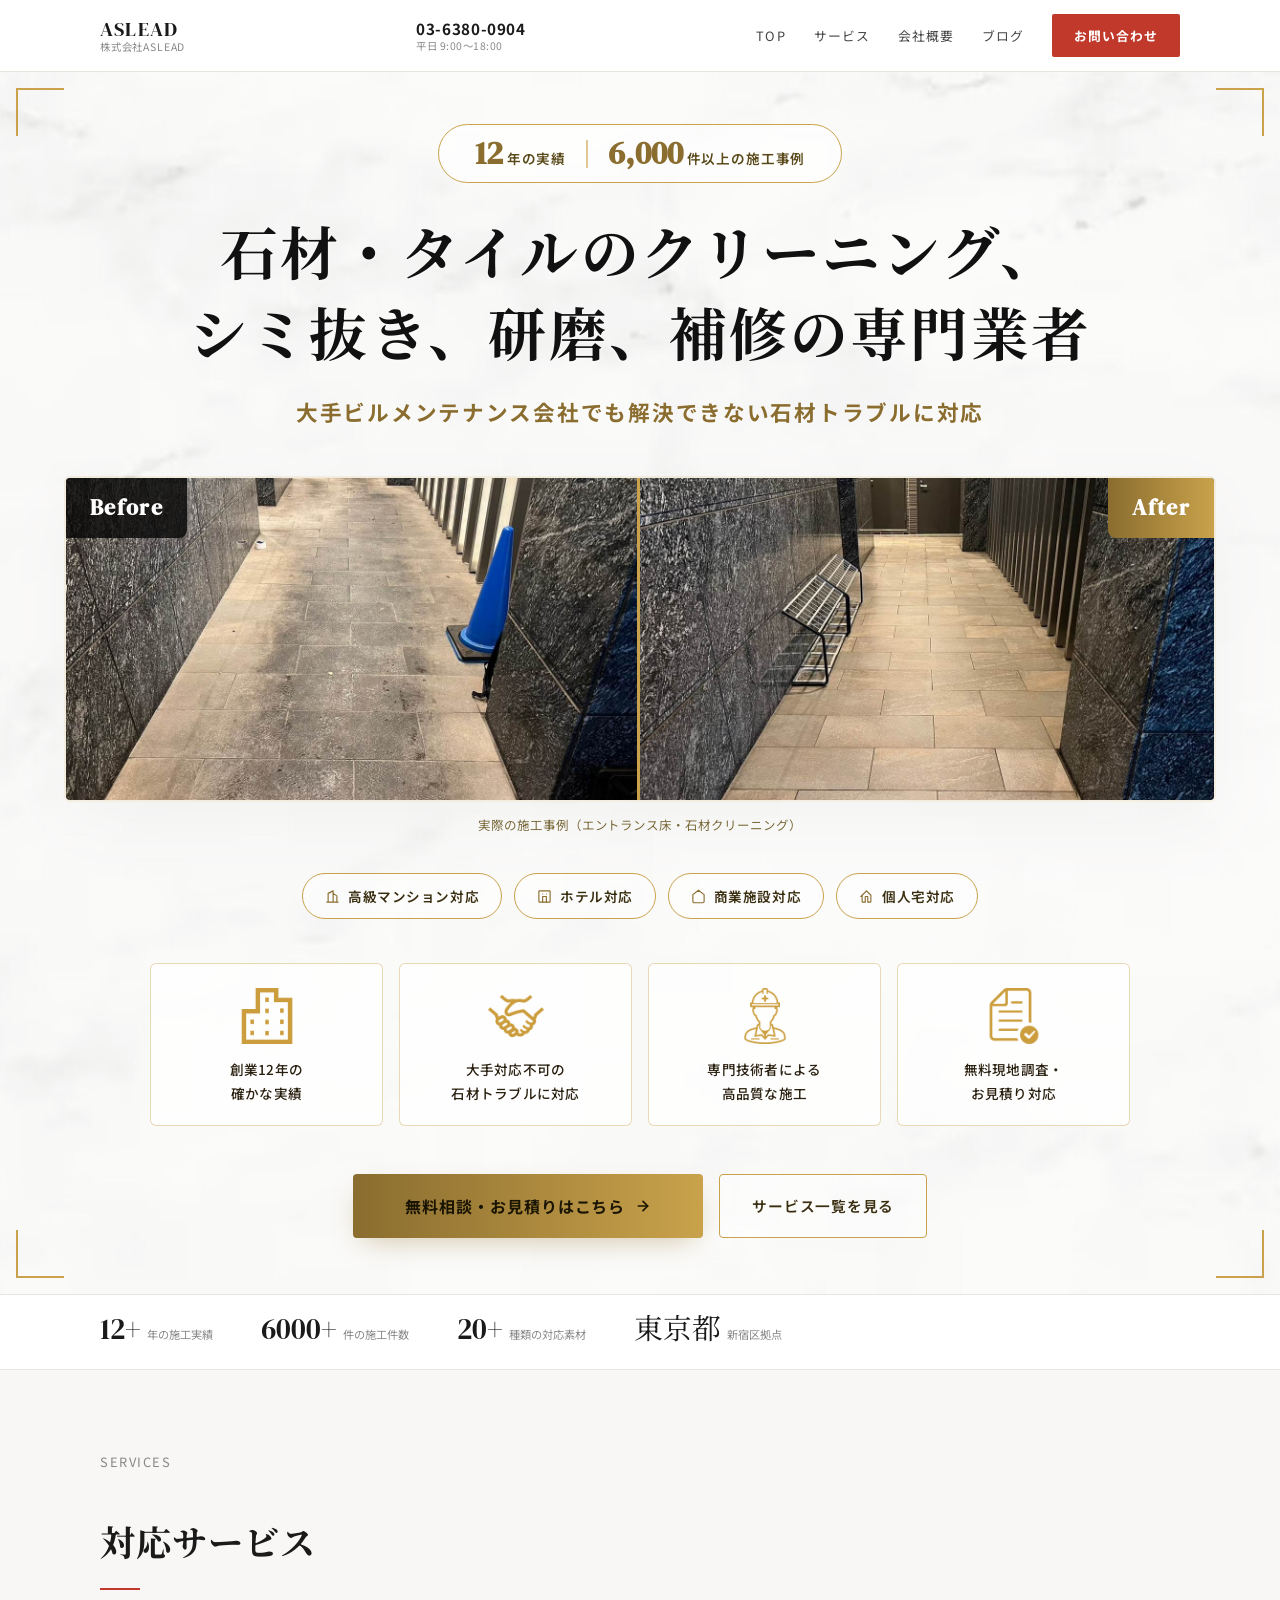
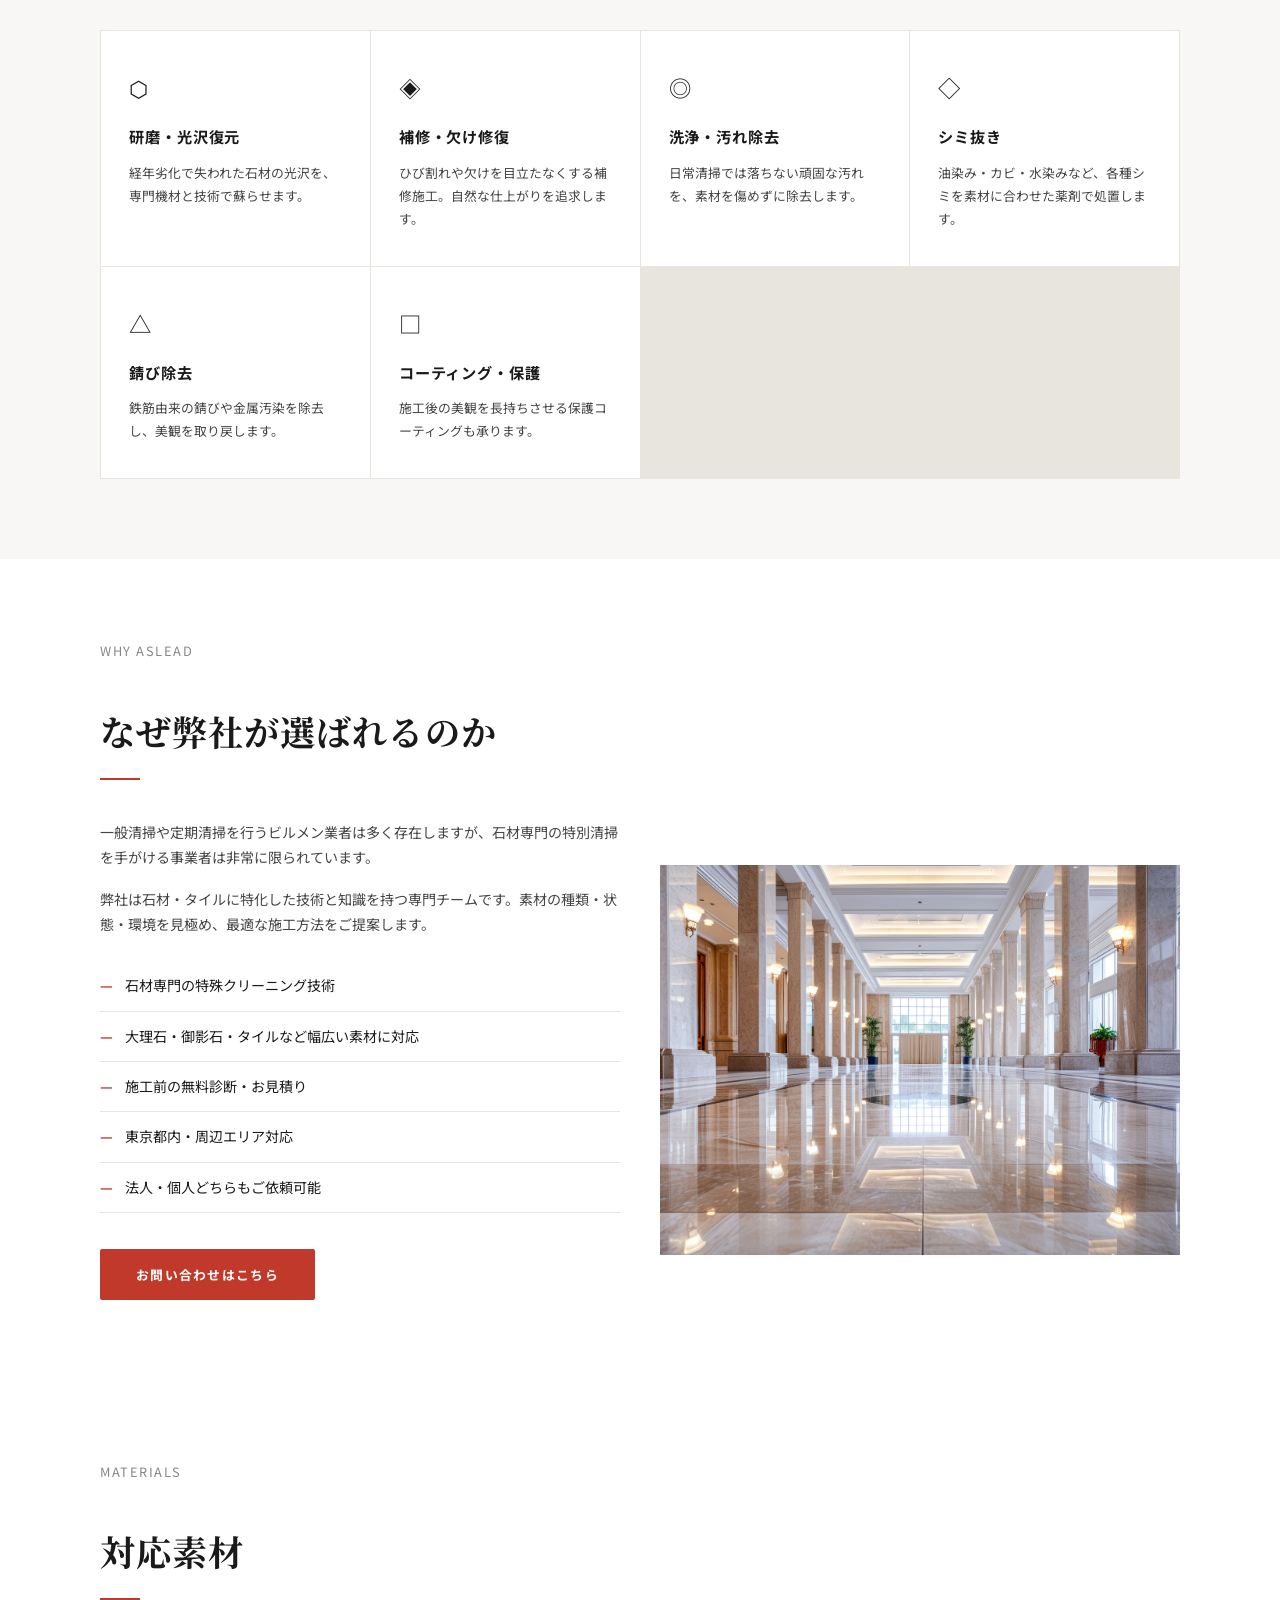
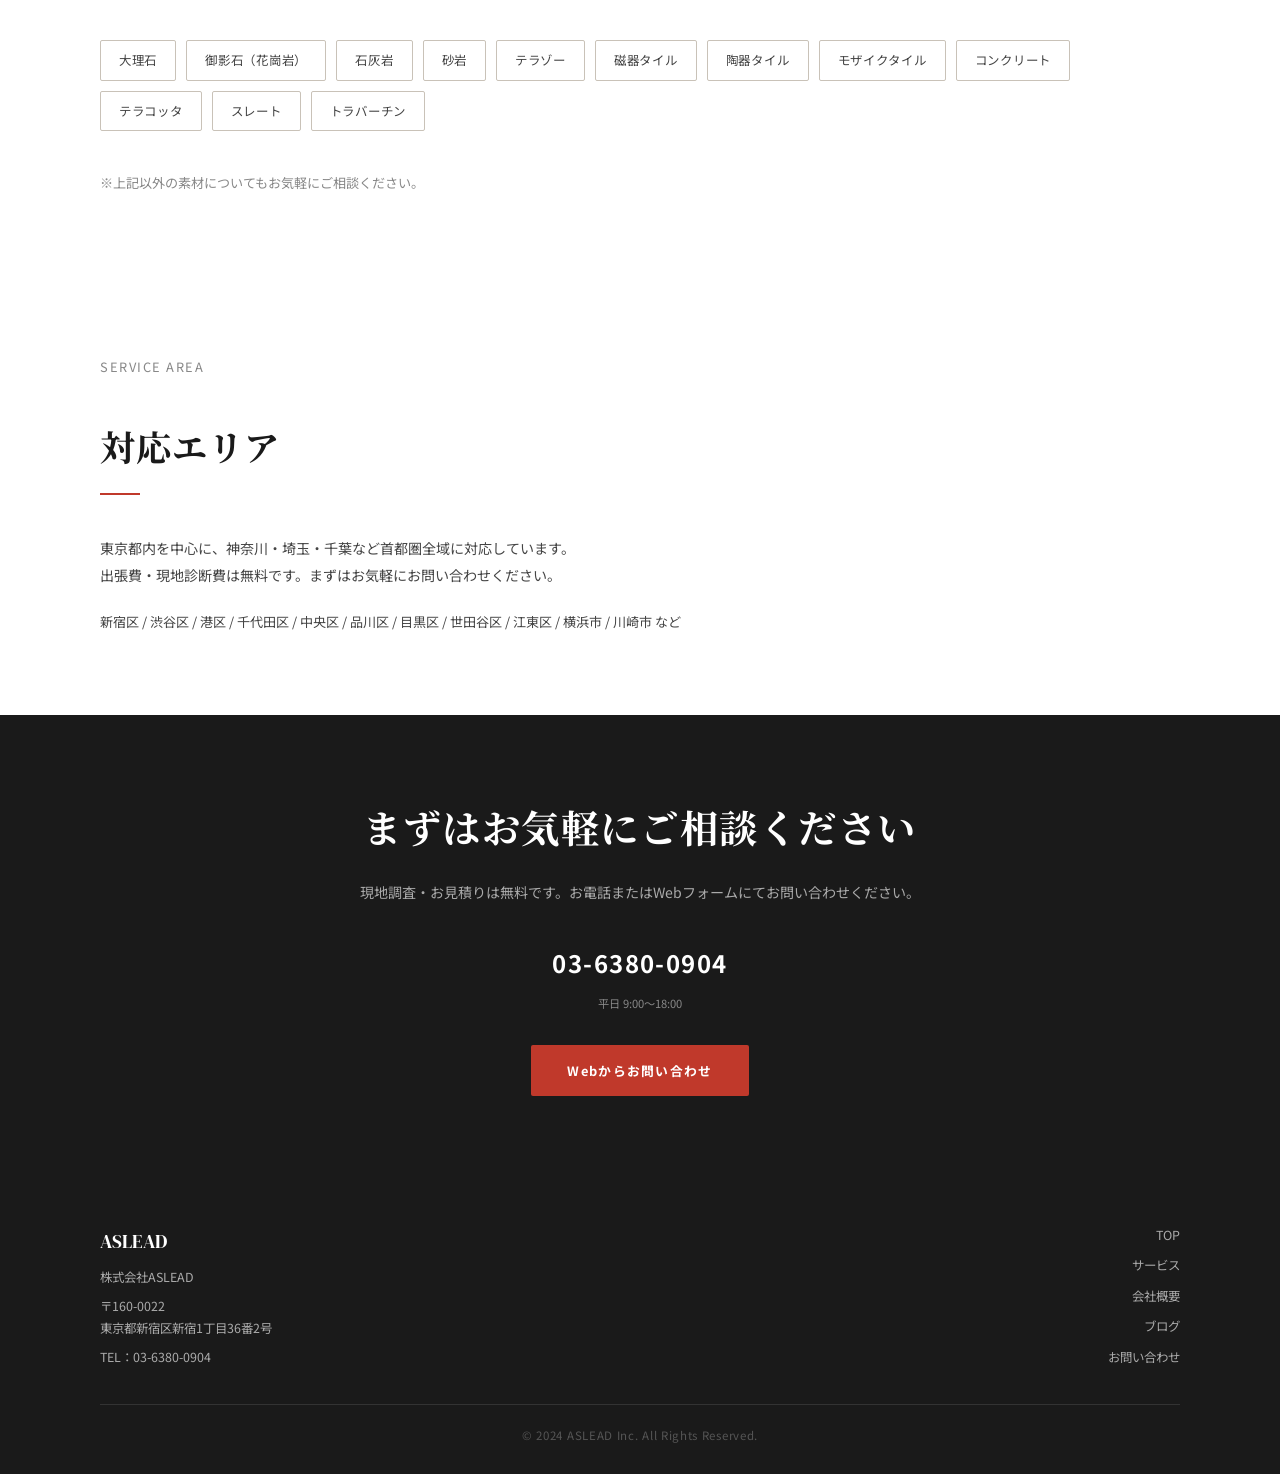
<file: index.html>
<!DOCTYPE html>
<html lang="ja">
<head>
  <meta charset="UTF-8">
  <meta name="viewport" content="width=device-width, initial-scale=1.0">

  <!-- title -->
  <title>石材・タイル専門クリーニング｜東京・新宿｜株式会社ASLEAD</title>

  <!-- meta description -->
  <meta name="description" content="石材・タイルの研磨・補修・シミ抜き・錆び除去は専門業者へ。一般清掃では対応できない特殊施工を、12年・6000件以上の実績で解決します。東京・新宿区拠点。現地診断・お見積り無料。">

  <!-- canonical -->
  <link rel="canonical" href="https://stone.aslead.me/">

  <!-- OGP -->
  <meta property="og:site_name" content="株式会社ASLEAD｜石材・タイル専門クリーニング">
  <meta property="og:type" content="website">
  <meta property="og:url" content="https://stone.aslead.me/">
  <meta property="og:title" content="石材・タイル専門クリーニング｜東京・新宿｜株式会社ASLEAD">
  <meta property="og:description" content="石材・タイルの研磨・補修・シミ抜き・錆び除去は専門業者へ。12年・6000件以上の実績。東京・新宿区拠点。現地診断・お見積り無料。">
  <meta property="og:image" content="https://stone.aslead.me/ogp-image.jpg">
  <meta property="og:image:alt" content="石材・タイル専門クリーニング ASLEAD｜創業12年・施工事例6000件以上">
  <meta property="og:locale" content="ja_JP">

  <!-- Twitter Card -->
  <meta name="twitter:card" content="summary_large_image">
  <meta name="twitter:title" content="石材・タイル専門クリーニング｜東京・新宿｜株式会社ASLEAD">
  <meta name="twitter:description" content="石材・タイルの研磨・補修・シミ抜き・錆び除去は専門業者へ。12年・6000件以上の実績。東京・新宿区拠点。現地診断・お見積り無料。">
  <meta name="twitter:image" content="https://stone.aslead.me/ogp-image.jpg">

  <!-- 構造化データ：LocalBusiness -->
  <script type="application/ld+json">
  {
    "@context": "https://schema.org",
    "@type": "LocalBusiness",
    "name": "株式会社ASLEAD",
    "url": "https://stone.aslead.me/",
    "telephone": "03-6380-0904",
    "email": "",
    "address": {
      "@type": "PostalAddress",
      "streetAddress": "新宿1丁目36番2号",
      "addressLocality": "新宿区",
      "addressRegion": "東京都",
      "postalCode": "160-0022",
      "addressCountry": "JP"
    },
    "geo": {
      "@type": "GeoCoordinates",
      "latitude": 35.6896,
      "longitude": 139.7069
    },
    "openingHoursSpecification": {
      "@type": "OpeningHoursSpecification",
      "dayOfWeek": ["Monday","Tuesday","Wednesday","Thursday","Friday"],
      "opens": "09:00",
      "closes": "18:00"
    },
    "description": "石材・タイルの研磨・補修・シミ抜き・錆び除去など特殊クリーニング専門。大理石・御影石など20種類以上の素材に対応。施工件数6000件以上。",
    "areaServed": ["東京都","神奈川県","埼玉県","千葉県"],
    "priceRange": "お見積り無料",
    "image": "https://stone.aslead.me/ogp-image.jpg",
    "sameAs": [
      "https://share.google/Tfv1aYY6esafvVUGY"
    ]
  }
  </script>

  <!-- 既存CSS -->
  <link rel="stylesheet" href="style.css">
  <style>
    /* ===== トップページ専用 ===== */

    /* ===== ヒーロー v2（大理石背景・左右BA・アイコン画像版） ===== */
    :root {
      --gold: #c9a24b;
      --gold-light: #e8d4a0;
      --gold-dark: #8a6d2f;
      --ink-hero: #1a1208;
    }

    .hero2 {
      position: relative;
      overflow: hidden;
      padding: 0;
      background: #f5f2ee;
    }

    /* 大理石背景 */
    .hero2-bg {
      position: absolute;
      inset: 0;
      background-image: url('hero-bg.jpg');
      background-size: cover;
      background-position: center;
      opacity: .85;
    }

    /* 四隅コーナーフレーム */
    .hero2-frame {
      position: absolute;
      inset: 16px;
      pointer-events: none;
      z-index: 2;
    }

    .hero2-frame::before,
    .hero2-frame::after,
    .hero2-frame-b::before,
    .hero2-frame-b::after {
      content: '';
      position: absolute;
      width: 48px;
      height: 48px;
    }

    .hero2-frame::before {
      top: 0; left: 0;
      border-top: 2px solid var(--gold);
      border-left: 2px solid var(--gold);
    }

    .hero2-frame::after {
      top: 0; right: 0;
      border-top: 2px solid var(--gold);
      border-right: 2px solid var(--gold);
    }

    .hero2-frame-b {
      position: absolute;
      inset: 16px;
      pointer-events: none;
      z-index: 2;
    }

    .hero2-frame-b::before {
      content: '';
      position: absolute;
      bottom: 0; left: 0;
      width: 48px; height: 48px;
      border-bottom: 2px solid var(--gold);
      border-left: 2px solid var(--gold);
    }

    .hero2-frame-b::after {
      content: '';
      position: absolute;
      bottom: 0; right: 0;
      width: 48px; height: 48px;
      border-bottom: 2px solid var(--gold);
      border-right: 2px solid var(--gold);
    }

    .hero2-inner {
      position: relative;
      z-index: 3;
      text-align: center;
      padding: 52px 0 0;
    }

    .hero2-inner-bottom {
      position: relative;
      z-index: 3;
      text-align: center;
      padding: 0 24px 56px;
      max-width: 1180px;
      margin: 0 auto;
    }

    /* バッジ */
    .hero2-badge {
      display: inline-flex;
      align-items: center;
      gap: 20px;
      padding: 12px 36px;
      border: 1.5px solid var(--gold);
      border-radius: 100px;
      background: rgba(255,255,255,.65);
      backdrop-filter: blur(4px);
      margin-bottom: 32px;
    }

    .hero2-badge-item {
      display: flex;
      align-items: baseline;
      gap: 4px;
    }

    .hero2-badge-num {
      font-family: var(--serif);
      font-size: 2rem;
      font-weight: 700;
      color: var(--gold-dark);
      line-height: 1;
    }

    .hero2-badge-unit {
      font-size: .85rem;
      color: #5a4a1a;
      letter-spacing: .06em;
      font-weight: 600;
    }

    .hero2-badge-sep {
      width: 1.5px;
      height: 28px;
      background: var(--gold);
      opacity: .6;
    }

    /* キャッチコピー */
    .hero2-catch {
      font-family: var(--serif);
      font-size: clamp(2.2rem, 5vw, 3.6rem);
      line-height: 1.4;
      letter-spacing: .04em;
      color: #111;
      margin-bottom: 16px;
      text-shadow: 0 1px 3px rgba(255,255,255,.8);
    }

    .hero2-catch .accent {
      color: #111;
    }

    .hero2-sub {
      font-size: clamp(1.1rem, 2.2vw, 1.35rem);
      color: var(--gold-dark);
      letter-spacing: .08em;
      margin-bottom: 44px;
      font-weight: 700;
      text-shadow: 0 1px 2px rgba(255,255,255,.6);
    }

    /* Before/After 左右並び */
    .ba-side {
      display: grid;
      grid-template-columns: 1fr 1fr;
      max-width: 90%;
      margin: 0 auto 12px;
      border-radius: 6px;
      overflow: hidden;
      border: 2px solid var(--gold);
      box-shadow: 0 20px 60px -10px rgba(0,0,0,.25);
    }

    .ba-side-item {
      position: relative;
      aspect-ratio: 16/9;
      overflow: hidden;
    }

    .ba-side-item img {
      width: 100%;
      height: 100%;
      object-fit: cover;
      display: block;
    }

    .ba-label {
      position: absolute;
      top: 0;
      font-family: var(--serif);
      font-size: 1.4rem;
      font-weight: 700;
      letter-spacing: .06em;
      z-index: 3;
      padding: 10px 24px;
    }

    .ba-label-before {
      left: 0;
      background: rgba(8,8,8,.82);
      color: #fff;
      border-bottom-right-radius: 8px;
    }

    .ba-label-after {
      right: 0;
      background: linear-gradient(90deg, var(--gold-dark), var(--gold));
      color: #fff;
      border-bottom-left-radius: 8px;
    }

    .ba-divider {
      position: absolute;
      top: 0;
      bottom: 0;
      right: 0;
      width: 3px;
      background: var(--gold);
      z-index: 2;
    }

    .ba-caption2 {
      text-align: center;
      font-size: .78rem;
      color: #7a6a3a;
      letter-spacing: .08em;
      margin-bottom: 36px;
    }

    /* 対応先バッジ */
    .scope-row {
      display: flex;
      justify-content: center;
      gap: 12px;
      flex-wrap: wrap;
      margin-bottom: 44px;
    }

    .scope-pill {
      display: flex;
      align-items: center;
      gap: 8px;
      padding: 10px 22px;
      border: 1.5px solid var(--gold);
      border-radius: 100px;
      font-size: .85rem;
      font-weight: 600;
      letter-spacing: .04em;
      color: #3a2e10;
      background: rgba(255,255,255,.6);
    }

    .scope-pill svg {
      width: 15px; height: 15px;
      stroke: var(--gold-dark);
      flex-shrink: 0;
    }

    /* 実績4項目 */
    .proof-row2 {
      display: grid;
      grid-template-columns: repeat(4, 1fr);
      gap: 16px;
      max-width: 980px;
      margin: 0 auto 48px;
    }

    .proof-item2 {
      background: rgba(255,255,255,.75);
      border: 1px solid rgba(201,162,75,.4);
      border-radius: 6px;
      padding: 24px 16px 20px;
      text-align: center;
      backdrop-filter: blur(4px);
      display: flex;
      flex-direction: column;
      align-items: center;
      justify-content: flex-start;
    }

    .proof-item2 img {
      width: 56px;
      height: 56px;
      object-fit: contain;
      margin: 0 auto 14px;
      display: block;
    }

    .proof-item2 p {
      font-size: .85rem;
      color: #2a2010;
      line-height: 1.7;
      letter-spacing: .02em;
      font-weight: 500;
    }

    /* CTA */
    .hero2-cta {
      display: flex;
      justify-content: center;
      gap: 16px;
      flex-wrap: wrap;
    }

    .btn-gold {
      display: inline-flex;
      align-items: center;
      gap: 10px;
      background: linear-gradient(90deg, var(--gold-dark), var(--gold));
      color: #1a1402;
      font-weight: 700;
      font-size: 1rem;
      letter-spacing: .06em;
      padding: 18px 52px;
      border-radius: 4px;
      text-decoration: none;
      transition: transform .2s, box-shadow .2s;
      box-shadow: 0 10px 30px -10px rgba(140,100,20,.4);
    }

    .btn-gold:hover {
      transform: translateY(-2px);
      box-shadow: 0 14px 36px -10px rgba(140,100,20,.6);
    }

    .btn-gold svg { width: 16px; height: 16px; }

    .btn-ghost2 {
      display: inline-flex;
      align-items: center;
      color: #3a2e10;
      font-size: .92rem;
      font-weight: 600;
      letter-spacing: .05em;
      padding: 18px 32px;
      border: 1.5px solid var(--gold);
      border-radius: 4px;
      text-decoration: none;
      background: rgba(255,255,255,.5);
      transition: background .2s, border-color .2s;
    }

    .btn-ghost2:hover {
      background: rgba(255,255,255,.85);
      border-color: var(--gold-dark);
    }

    @media (max-width: 760px) {
      .hero2-badge { padding: 10px 20px; gap: 12px; }
      .hero2-badge-num { font-size: 1.5rem; }
      .proof-row2 { grid-template-columns: repeat(2, 1fr); gap: 10px; }
      .scope-row { gap: 8px; }
      .scope-pill { font-size: .78rem; padding: 8px 14px; }
      .ba-label { font-size: 1rem; padding: 8px 16px; }
      .hero2-inner { padding: 36px 0 44px; }
      .hero2-frame, .hero2-frame-b { inset: 8px; }
    }

    @media (max-width: 480px) {
      .ba-side { grid-template-columns: 1fr; }
      .ba-side-item:first-child .ba-divider { display: none; }
    }

    /* 実績ストリップ */
    /* 実績ストリップ */
    .strip {
      background: var(--white);
      border-top: 1px solid var(--stone);
      border-bottom: 1px solid var(--stone);
      padding: 20px 0;
    }

    .strip-list {
      display: flex;
      gap: 48px;
      overflow-x: auto;
      padding-bottom: 4px;
      scrollbar-width: none;
    }

    .strip-list::-webkit-scrollbar { display: none; }

    .strip-item {
      display: flex;
      align-items: baseline;
      gap: 6px;
      white-space: nowrap;
    }

    .strip-num {
      font-family: var(--serif);
      font-size: 1.8rem;
      line-height: 1;
      color: var(--ink);
    }

    .strip-unit { font-size: .7rem; color: var(--ink-light); }

    /* サービス */
    .services-grid {
      display: grid;
      grid-template-columns: repeat(auto-fit, minmax(220px, 1fr));
      gap: 1px;
      background: var(--stone);
      border: 1px solid var(--stone);
    }

    .service-card {
      background: var(--white);
      padding: 36px 28px;
      transition: background .2s;
    }

    .service-card:hover { background: var(--bg); }

    .service-icon {
      font-size: 1.4rem;
      margin-bottom: 16px;
    }

    .service-name {
      font-weight: 700;
      font-size: .95rem;
      letter-spacing: .06em;
      margin-bottom: 10px;
    }

    .service-desc {
      font-size: .8rem;
      color: var(--ink-mid);
      line-height: 1.8;
    }

    /* なぜASLEADか */
    .why-grid {
      display: grid;
      grid-template-columns: 1fr 1fr;
      gap: 40px;
      align-items: center;
    }

    .why-text p {
      font-size: .88rem;
      color: var(--ink-mid);
      margin-bottom: 16px;
    }

    .why-points {
      list-style: none;
      margin: 24px 0 36px;
    }

    .why-points li {
      display: flex;
      align-items: flex-start;
      gap: 12px;
      padding: 12px 0;
      border-bottom: 1px solid var(--stone);
      font-size: .88rem;
    }

    .why-points li::before {
      content: '—';
      color: var(--red);
      font-weight: 700;
      flex-shrink: 0;
    }

    .why-visual {
      background: var(--stone);
      aspect-ratio: 4/3;
      display: flex;
      align-items: center;
      justify-content: center;
      color: var(--stone-dark);
      font-size: .75rem;
      letter-spacing: .1em;
      text-align: center;
      line-height: 1.6;
    }

    /* 対応素材 */
    .materials {
      background: var(--white);
    }

    .material-tags {
      display: flex;
      flex-wrap: wrap;
      gap: 10px;
      margin-bottom: 40px;
    }

    .tag {
      padding: 8px 18px;
      border: 1.5px solid var(--stone-dark);
      border-radius: 2px;
      font-size: .78rem;
      letter-spacing: .06em;
      color: var(--ink-mid);
      transition: .2s;
    }

    .tag:hover {
      border-color: var(--ink);
      color: var(--ink);
    }

    /* CTA */
    .cta {
      background: var(--ink);
      color: var(--white);
      text-align: center;
      padding: 80px 0;
    }

    .cta-title {
      font-family: var(--serif);
      font-size: clamp(1.5rem, 3.5vw, 2.4rem);
      margin-bottom: 16px;
      letter-spacing: .04em;
    }

    .cta-desc {
      color: #aaa;
      font-size: .88rem;
      margin-bottom: 36px;
    }

    .cta-tel {
      font-size: 1.5rem;
      font-weight: 700;
      letter-spacing: .06em;
      margin-bottom: 8px;
    }

    .cta-tel-note {
      font-size: .7rem;
      color: #888;
      margin-bottom: 32px;
    }

    /* レスポンシブ */
    @media (max-width: 768px) {
      .why-grid { grid-template-columns: 1fr; }
      .why-visual { display: none; }
      .hero-actions { flex-direction: column; }
    }
  </style>
  <script src="https://identity.netlify.com/v1/netlify-identity-widget.js"></script>
</head>
<body>

<!-- ===== ヘッダー ===== -->
<header class="site-header">
  <div class="container">
    <a href="/" class="logo">
      <span class="logo-en">ASLEAD</span>
      <span class="logo-ja">株式会社ASLEAD</span>
    </a>

    <div class="header-tel">
      03-6380-0904
      <span>平日 9:00〜18:00</span>
    </div>

    <nav class="header-nav" id="nav">
      <a href="/">TOP</a>
      <a href="/#service">サービス</a>
      <a href="/about/">会社概要</a>
      <a href="/blog/">ブログ</a>
      <a href="/contact/" class="btn-contact">お問い合わせ</a>
    </nav>

    <button class="menu-toggle" id="menuBtn" aria-label="メニュー">
      <span></span><span></span><span></span>
    </button>
  </div>
</header>

<!-- ===== ヒーロー v2（大理石背景・左右BA・アイコン画像版） ===== -->
<section class="hero2">
  <div class="hero2-bg"></div>
  <div class="hero2-frame"></div>
  <div class="hero2-frame-b"></div>

  <div class="container hero2-inner">

    <!-- 実績バッジ -->
    <div class="hero2-badge">
      <div class="hero2-badge-item">
        <span class="hero2-badge-num">12</span>
        <span class="hero2-badge-unit">年の実績</span>
      </div>
      <span class="hero2-badge-sep"></span>
      <div class="hero2-badge-item">
        <span class="hero2-badge-num">6,000</span>
        <span class="hero2-badge-unit">件以上の施工事例</span>
      </div>
    </div>

    <!-- H1 キャッチコピー -->
    <h1 class="hero2-catch">
      石材・タイルの<span class="accent">クリーニング</span>、<br>
      シミ抜き、研磨、<span class="accent">補修</span>の専門業者
    </h1>

    <p class="hero2-sub">大手ビルメンテナンス会社でも解決できない石材トラブルに対応</p>

  </div><!-- /.container hero2-inner（上部テキストここまで） -->

  <!-- Before/After 左右並び：全幅表示 -->
  <div class="ba-side">
    <div class="ba-side-item">
      <div class="ba-label ba-label-before">Before</div>
      <img src="hero-before.jpg" alt="石材クリーニング施工前｜黒ずみ汚れが目立つエントランス床">
      <div class="ba-divider"></div>
    </div>
    <div class="ba-side-item">
      <div class="ba-label ba-label-after">After</div>
      <img src="hero-after.jpg" alt="石材クリーニング施工後｜光沢が回復したエントランス床（株式会社ASLEAD施工実績）">
    </div>
  </div>

  <div class="container hero2-inner-bottom">
    <p class="ba-caption2">実際の施工事例（エントランス床・石材クリーニング）</p>

    <!-- 対応先バッジ -->
    <div class="scope-row">
      <span class="scope-pill">
        <svg viewBox="0 0 24 24" fill="none" stroke-width="1.8" stroke-linecap="round" stroke-linejoin="round"><path d="M3 21h18M5 21V7l8-4v18M19 21V11l-6-4"/></svg>
        高級マンション対応
      </span>
      <span class="scope-pill">
        <svg viewBox="0 0 24 24" fill="none" stroke-width="1.8" stroke-linecap="round" stroke-linejoin="round"><rect x="3" y="3" width="18" height="18" rx="1"/><path d="M9 21V12h6v9M9 8h.01M15 8h.01M9 12h.01M15 12h.01"/></svg>
        ホテル対応
      </span>
      <span class="scope-pill">
        <svg viewBox="0 0 24 24" fill="none" stroke-width="1.8" stroke-linecap="round" stroke-linejoin="round"><path d="M3 9l9-7 9 7v11a2 2 0 0 1-2 2H5a2 2 0 0 1-2-2z"/></svg>
        商業施設対応
      </span>
      <span class="scope-pill">
        <svg viewBox="0 0 24 24" fill="none" stroke-width="1.8" stroke-linecap="round" stroke-linejoin="round"><path d="M3 12l2-2m0 0l7-7 7 7M5 10v10a1 1 0 0 0 1 1h3m6 0h3a1 1 0 0 0 1-1V10m-9 11V12h4v9"/></svg>
        個人宅対応
      </span>
    </div>

    <!-- 実績4項目（カスタムアイコン） -->
    <div class="proof-row2">
      <div class="proof-item2">
        <img src="icon-01.png" alt="創業12年の確かな実績アイコン">
        <p>創業12年の<br>確かな実績</p>
      </div>
      <div class="proof-item2">
        <img src="icon-02.png" alt="大手対応不可の石材トラブルに対応アイコン">
        <p>大手対応不可の<br>石材トラブルに対応</p>
      </div>
      <div class="proof-item2">
        <img src="icon-03.png" alt="専門技術者による高品質な施工アイコン">
        <p>専門技術者による<br>高品質な施工</p>
      </div>
      <div class="proof-item2">
        <img src="icon-04.png" alt="無料現地調査・お見積り対応アイコン">
        <p>無料現地調査・<br>お見積り対応</p>
      </div>
    </div>

    <!-- CTA -->
    <div class="hero2-cta">
      <a href="/contact/" class="btn-gold">
        無料相談・お見積りはこちら
        <svg viewBox="0 0 24 24" fill="none" stroke="#1a1402" stroke-width="2.5" stroke-linecap="round" stroke-linejoin="round"><line x1="5" y1="12" x2="19" y2="12"/><polyline points="12 5 19 12 12 19"/></svg>
      </a>
      <a href="#service" class="btn-ghost2">サービス一覧を見る</a>
    </div>

  </div><!-- /.container hero2-inner-bottom -->
</section>

<!-- ===== 実績ストリップ ===== -->
<div class="strip">
  <div class="container">
    <div class="strip-list">
      <div class="strip-item">
        <span class="strip-num">12+</span>
        <span class="strip-unit">年の施工実績</span>
      </div>
      <div class="strip-item">
        <span class="strip-num">6000+</span>
        <span class="strip-unit">件の施工件数</span>
      </div>
      <div class="strip-item">
        <span class="strip-num">20+</span>
        <span class="strip-unit">種類の対応素材</span>
      </div>
      <div class="strip-item">
        <span class="strip-num">東京都</span>
        <span class="strip-unit">新宿区拠点</span>
      </div>
    </div>
  </div>
</div>

<!-- ===== サービス ===== -->
<section class="section" id="service">
  <div class="container">
    <p class="section-sub">Services</p>
    <h2 class="section-title">対応サービス</h2>
    <div class="divider"></div>

    <div class="services-grid">
      <div class="service-card">
        <div class="service-icon">⬡</div>
        <h3 class="service-name">研磨・光沢復元</h3>
        <p class="service-desc">経年劣化で失われた石材の光沢を、専門機材と技術で蘇らせます。</p>
      </div>
      <div class="service-card">
        <div class="service-icon">◈</div>
        <h3 class="service-name">補修・欠け修復</h3>
        <p class="service-desc">ひび割れや欠けを目立たなくする補修施工。自然な仕上がりを追求します。</p>
      </div>
      <div class="service-card">
        <div class="service-icon">◎</div>
        <h3 class="service-name">洗浄・汚れ除去</h3>
        <p class="service-desc">日常清掃では落ちない頑固な汚れを、素材を傷めずに除去します。</p>
      </div>
      <div class="service-card">
        <div class="service-icon">◇</div>
        <h3 class="service-name">シミ抜き</h3>
        <p class="service-desc">油染み・カビ・水染みなど、各種シミを素材に合わせた薬剤で処置します。</p>
      </div>
      <div class="service-card">
        <div class="service-icon">△</div>
        <h3 class="service-name">錆び除去</h3>
        <p class="service-desc">鉄筋由来の錆びや金属汚染を除去し、美観を取り戻します。</p>
      </div>
      <div class="service-card">
        <div class="service-icon">□</div>
        <h3 class="service-name">コーティング・保護</h3>
        <p class="service-desc">施工後の美観を長持ちさせる保護コーティングも承ります。</p>
      </div>
    </div>
  </div>
</section>

<!-- ===== なぜASLEADか ===== -->
<section class="section" style="background: var(--white);">
  <div class="container">
    <p class="section-sub">Why ASLEAD</p>
    <h2 class="section-title">なぜ弊社が選ばれるのか</h2>
    <div class="divider"></div>

    <div class="why-grid">
      <div class="why-text">
        <p>
          一般清掃や定期清掃を行うビルメン業者は多く存在しますが、石材専門の特別清掃を手がける事業者は非常に限られています。
        </p>
        <p>
          弊社は石材・タイルに特化した技術と知識を持つ専門チームです。素材の種類・状態・環境を見極め、最適な施工方法をご提案します。
        </p>
        <ul class="why-points">
          <li>石材専門の特殊クリーニング技術</li>
          <li>大理石・御影石・タイルなど幅広い素材に対応</li>
          <li>施工前の無料診断・お見積り</li>
          <li>東京都内・周辺エリア対応</li>
          <li>法人・個人どちらもご依頼可能</li>
        </ul>
        <a href="/contact/" class="btn btn-primary">お問い合わせはこちら</a>
      </div>
      <div class="why-visual">
        <img src="stone_why01.jpg" alt="大理石・御影石の専門クリーニング施工事例｜株式会社ASLEAD" style="width:100%; height:100%; object-fit:cover;">
      </div>
    </div>
  </div>
</section>

<!-- ===== 対応素材 ===== -->
<section class="section materials">
  <div class="container">
    <p class="section-sub">Materials</p>
    <h2 class="section-title">対応素材</h2>
    <div class="divider"></div>

    <div class="material-tags">
      <span class="tag">大理石</span>
      <span class="tag">御影石（花崗岩）</span>
      <span class="tag">石灰岩</span>
      <span class="tag">砂岩</span>
      <span class="tag">テラゾー</span>
      <span class="tag">磁器タイル</span>
      <span class="tag">陶器タイル</span>
      <span class="tag">モザイクタイル</span>
      <span class="tag">コンクリート</span>
      <span class="tag">テラコッタ</span>
      <span class="tag">スレート</span>
      <span class="tag">トラバーチン</span>
    </div>

    <p style="font-size:.82rem; color:var(--ink-light);">※上記以外の素材についてもお気軽にご相談ください。</p>
  </div>
</section>

<!-- ===== 対応エリア ===== -->
<section class="section" style="background: var(--white);">
  <div class="container">
    <p class="section-sub">Service Area</p>
    <h2 class="section-title">対応エリア</h2>
    <div class="divider"></div>

    <p style="font-size:.88rem; color:var(--ink-mid); line-height:1.9; margin-bottom:20px;">
      東京都内を中心に、神奈川・埼玉・千葉など首都圏全域に対応しています。<br>
      出張費・現地診断費は無料です。まずはお気軽にお問い合わせください。
    </p>
    <p style="font-size:.82rem; color:var(--ink-mid); line-height:2;">
      新宿区 / 渋谷区 / 港区 / 千代田区 / 中央区 / 品川区 / 目黒区 / 世田谷区 / 江東区 / 横浜市 / 川崎市 など
    </p>
  </div>
</section>

<!-- ===== CTA ===== -->
<section class="cta">
  <div class="container">
    <h2 class="cta-title">まずはお気軽にご相談ください</h2>
    <p class="cta-desc">現地調査・お見積りは無料です。お電話またはWebフォームにてお問い合わせください。</p>
    <div class="cta-tel">03-6380-0904</div>
    <div class="cta-tel-note">平日 9:00〜18:00</div>
    <a href="/contact/" class="btn btn-primary">Webからお問い合わせ</a>
  </div>
</section>

<!-- ===== フッター ===== -->
<footer class="site-footer">
  <div class="container">
    <div class="footer-inner">
      <div>
        <div class="footer-logo">ASLEAD</div>
        <p>株式会社ASLEAD</p>
        <p style="margin-top:6px;">〒160-0022<br>東京都新宿区新宿1丁目36番2号</p>
        <p style="margin-top:6px;">TEL：03-6380-0904</p>
      </div>
      <nav class="footer-links">
        <a href="/">TOP</a>
        <a href="/#service">サービス</a>
        <a href="/about/">会社概要</a>
        <a href="/blog/">ブログ</a>
        <a href="/contact/">お問い合わせ</a>
      </nav>
    </div>
    <div class="footer-copy">
      &copy; 2024 ASLEAD Inc. All Rights Reserved.
    </div>
  </div>
</footer>

<script>
  const btn = document.getElementById('menuBtn');
  const nav = document.getElementById('nav');
  btn.addEventListener('click', () => {
    nav.classList.toggle('open');
  });
</script>

<script>
  if (window.netlifyIdentity) {
    window.netlifyIdentity.on("init", user => {
      if (!user) {
        window.netlifyIdentity.on("login", () => {
          document.location.href = "/admin/";
        });
      }
    });
  }
</script>
</body>
</html>
</file>
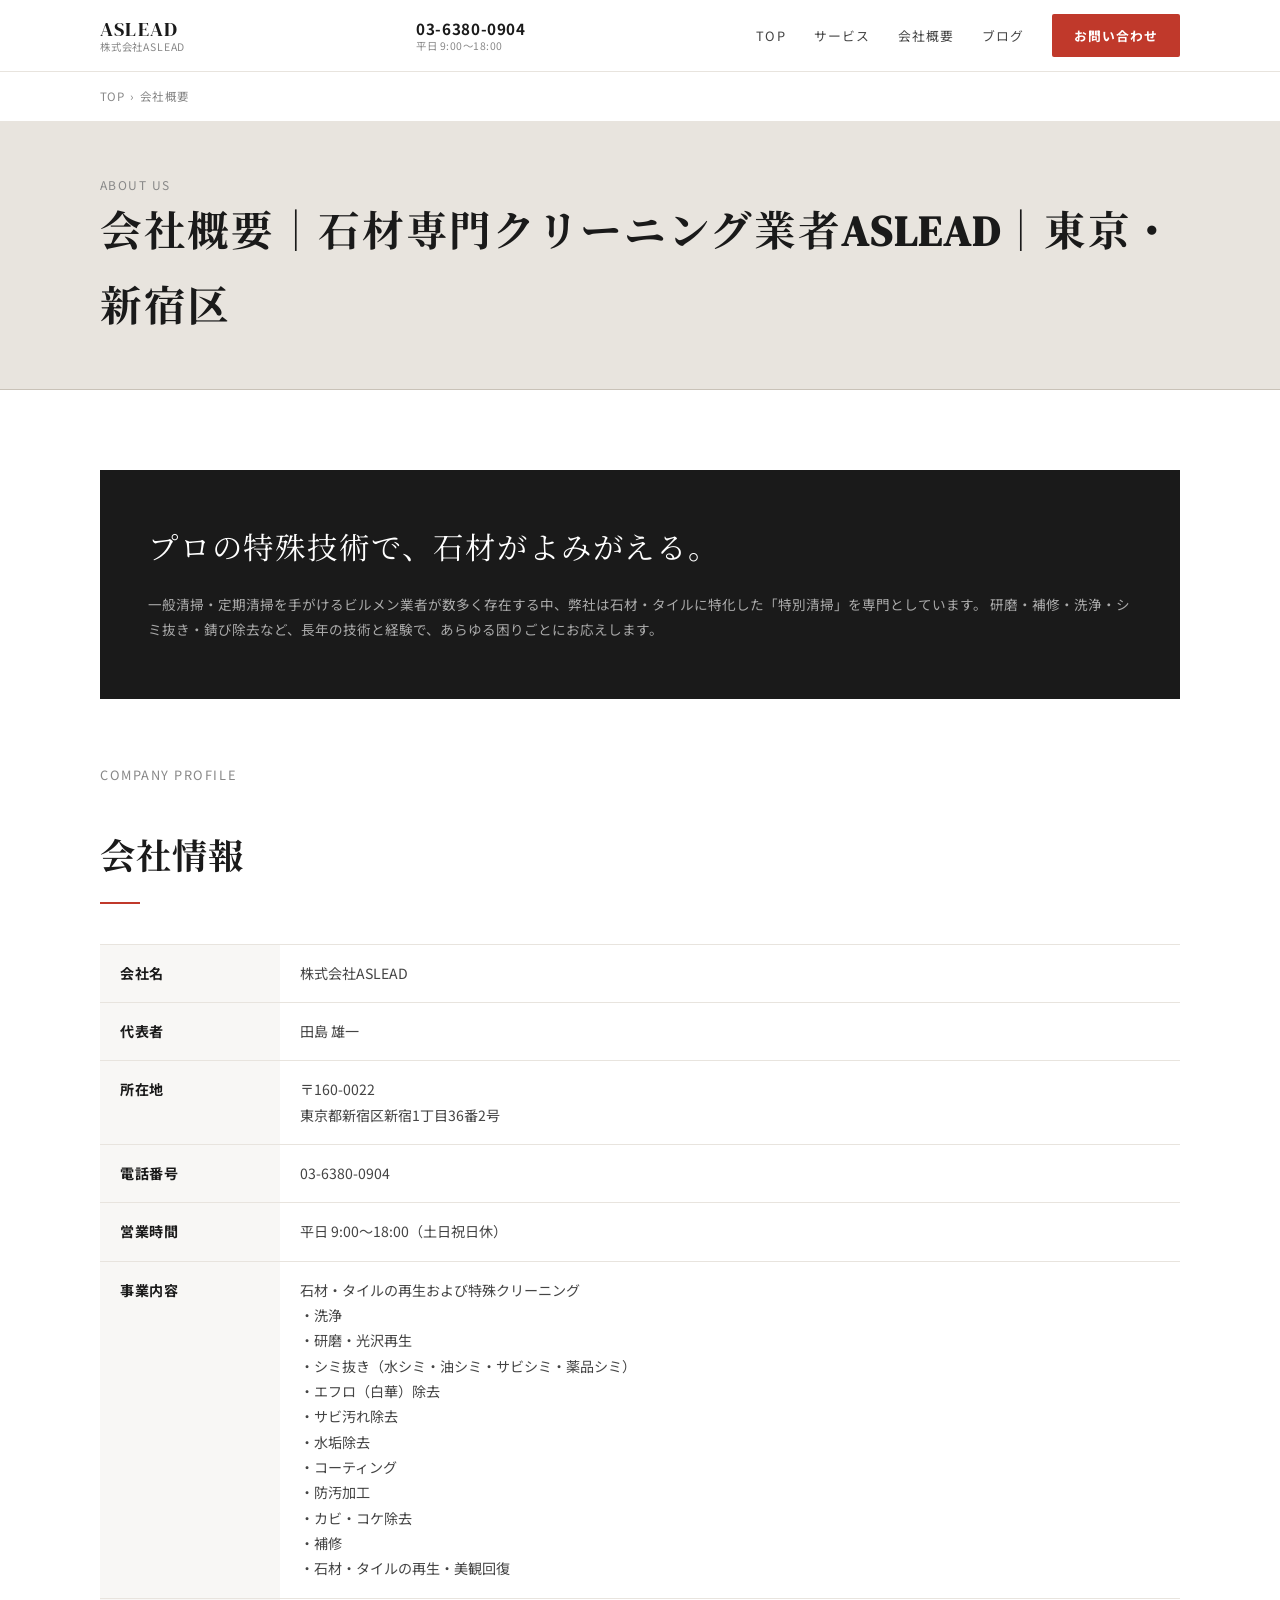
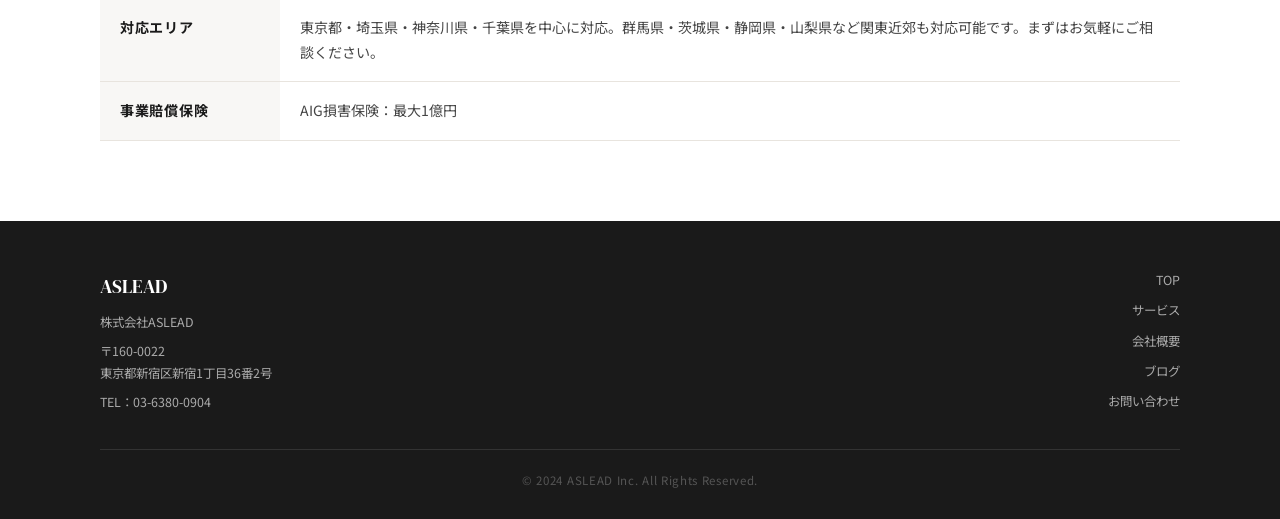
<file: about/index.html>
<!DOCTYPE html>
<html lang="ja">
<head>
  <meta charset="UTF-8">
  <meta name="viewport" content="width=device-width, initial-scale=1.0">

  <!-- title -->
  <title>会社概要｜石材専門クリーニング業者ASLEAD｜東京・新宿区</title>

  <!-- meta description -->
  <meta name="description" content="株式会社ASLEADは東京・新宿区を拠点とする石材・タイル専門クリーニング業者です。創業12年以上、施工件数6000件超。大理石・御影石など20種類以上の素材に対応。現地診断無料。">

  <!-- canonical -->
  <link rel="canonical" href="https://stone.aslead.me/about/">

  <!-- OGP -->
  <meta property="og:site_name" content="株式会社ASLEAD｜石材・タイル専門クリーニング">
  <meta property="og:type" content="website">
  <meta property="og:url" content="https://stone.aslead.me/about/">
  <meta property="og:title" content="会社概要｜石材専門クリーニング業者ASLEAD｜東京・新宿区">
  <meta property="og:description" content="株式会社ASLEADは東京・新宿区を拠点とする石材・タイル専門クリーニング業者です。創業12年以上、施工件数6000件超。現地診断無料。">
  <meta property="og:image" content="https://stone.aslead.me/ogp-image.jpg">
  <meta property="og:image:alt" content="石材・タイル専門クリーニング ASLEAD｜創業12年・施工事例6000件以上">
  <meta property="og:locale" content="ja_JP">

  <!-- Twitter Card -->
  <meta name="twitter:card" content="summary_large_image">
  <meta name="twitter:title" content="会社概要｜石材専門クリーニング業者ASLEAD｜東京・新宿区">
  <meta name="twitter:description" content="株式会社ASLEADは東京・新宿区を拠点とする石材・タイル専門クリーニング業者です。創業12年以上、施工件数6000件超。現地診断無料。">
  <meta name="twitter:image" content="https://stone.aslead.me/ogp-image.jpg">

  <!-- 構造化データ：BreadcrumbList -->
  <script type="application/ld+json">
  {
    "@context": "https://schema.org",
    "@type": "BreadcrumbList",
    "itemListElement": [
      {
        "@type": "ListItem",
        "position": 1,
        "name": "TOP",
        "item": "https://stone.aslead.me/"
      },
      {
        "@type": "ListItem",
        "position": 2,
        "name": "会社概要",
        "item": "https://stone.aslead.me/about/"
      }
    ]
  }
  </script>

  <link rel="stylesheet" href="../style.css">
  <style>
    .about-table {
      width: 100%;
      border-collapse: collapse;
      font-size: .88rem;
    }

    .about-table th,
    .about-table td {
      padding: 16px 20px;
      border-bottom: 1px solid var(--stone);
      text-align: left;
      vertical-align: top;
      line-height: 1.8;
    }

    .about-table th {
      width: 180px;
      font-weight: 700;
      color: var(--ink);
      background: var(--bg);
      letter-spacing: .05em;
      white-space: nowrap;
    }

    .about-table td { color: var(--ink-mid); }

    .about-table tr:first-child th,
    .about-table tr:first-child td { border-top: 1px solid var(--stone); }

    .mission-box {
      background: var(--ink);
      color: var(--white);
      padding: 56px 48px;
      margin-bottom: 64px;
    }

    .mission-box blockquote {
      font-family: var(--serif);
      font-size: clamp(1.3rem, 3vw, 1.9rem);
      letter-spacing: .06em;
      line-height: 1.5;
      margin-bottom: 20px;
    }

    .mission-box p {
      font-size: .85rem;
      color: #aaa;
      line-height: 1.9;
    }

    @media (max-width: 600px) {
      .about-table th { width: 100px; }
      .mission-box { padding: 36px 24px; }
    }
  </style>
</head>
<body>

<header class="site-header">
  <div class="container">
    <a href="/" class="logo">
      <span class="logo-en">ASLEAD</span>
      <span class="logo-ja">株式会社ASLEAD</span>
    </a>

    <div class="header-tel">
      03-6380-0904
      <span>平日 9:00〜18:00</span>
    </div>

    <nav class="header-nav" id="nav">
      <a href="/">TOP</a>
      <a href="/#service">サービス</a>
      <a href="/about/">会社概要</a>
      <a href="/blog/">ブログ</a>
      <a href="/contact/" class="btn-contact">お問い合わせ</a>
    </nav>

    <button class="menu-toggle" id="menuBtn" aria-label="メニュー">
      <span></span><span></span><span></span>
    </button>
  </div>
</header>

<div class="breadcrumb">
  <div class="container">
    <a href="/">TOP</a><span>›</span>会社概要
  </div>
</div>

<div class="page-banner">
  <div class="container">
    <p class="page-sub">About Us</p>
    <h1>会社概要｜石材専門クリーニング業者ASLEAD｜東京・新宿区</h1>
  </div>
</div>

<section class="section" style="background: var(--white);">
  <div class="container">

    <div class="mission-box">
      <blockquote>プロの特殊技術で、石材がよみがえる。</blockquote>
      <p>
        一般清掃・定期清掃を手がけるビルメン業者が数多く存在する中、弊社は石材・タイルに特化した「特別清掃」を専門としています。
        研磨・補修・洗浄・シミ抜き・錆び除去など、長年の技術と経験で、あらゆる困りごとにお応えします。
      </p>
    </div>

    <p class="section-sub">Company Profile</p>
    <h2 class="section-title">会社情報</h2>
    <div class="divider"></div>

    <table class="about-table">
      <tr>
        <th>会社名</th>
        <td>株式会社ASLEAD</td>
      </tr>
      <tr>
        <th>代表者</th>
        <td>田島 雄一</td>
      </tr>
      <tr>
        <th>所在地</th>
        <td>〒160-0022<br>東京都新宿区新宿1丁目36番2号</td>
      </tr>
      <tr>
        <th>電話番号</th>
        <td>03-6380-0904</td>
      </tr>
      <tr>
        <th>営業時間</th>
        <td>平日 9:00〜18:00（土日祝日休）</td>
      </tr>
      <tr>
        <th>事業内容</th>
        <td>石材・タイルの再生および特殊クリーニング<br>・洗浄<br>・研磨・光沢再生<br>・シミ抜き（水シミ・油シミ・サビシミ・薬品シミ）<br>・エフロ（白華）除去<br>・サビ汚れ除去<br>・水垢除去<br>・コーティング<br>・防汚加工<br>・カビ・コケ除去<br>・補修<br>・石材・タイルの再生・美観回復</td>
      </tr>
      <tr>
        <th>対応エリア</th>
        <td>東京都・埼玉県・神奈川県・千葉県を中心に対応。群馬県・茨城県・静岡県・山梨県など関東近郊も対応可能です。まずはお気軽にご相談ください。</td>
      </tr>
      <tr>
        <th>事業賠償保険</th>
        <td>AIG損害保険：最大1億円</td>
      </tr>
    </table>

  </div>
</section>

<footer class="site-footer">
  <div class="container">
    <div class="footer-inner">
      <div>
        <div class="footer-logo">ASLEAD</div>
        <p>株式会社ASLEAD</p>
        <p style="margin-top:6px;">〒160-0022<br>東京都新宿区新宿1丁目36番2号</p>
        <p style="margin-top:6px;">TEL：03-6380-0904</p>
      </div>
      <nav class="footer-links">
        <a href="/">TOP</a>
        <a href="/#service">サービス</a>
        <a href="/about/">会社概要</a>
        <a href="/blog/">ブログ</a>
        <a href="/contact/">お問い合わせ</a>
      </nav>
    </div>
    <div class="footer-copy">&copy; 2024 ASLEAD Inc. All Rights Reserved.</div>
  </div>
</footer>

<script>
  document.getElementById('menuBtn').addEventListener('click', () => {
    document.getElementById('nav').classList.toggle('open');
  });
</script>
</body>
</html>
</file>
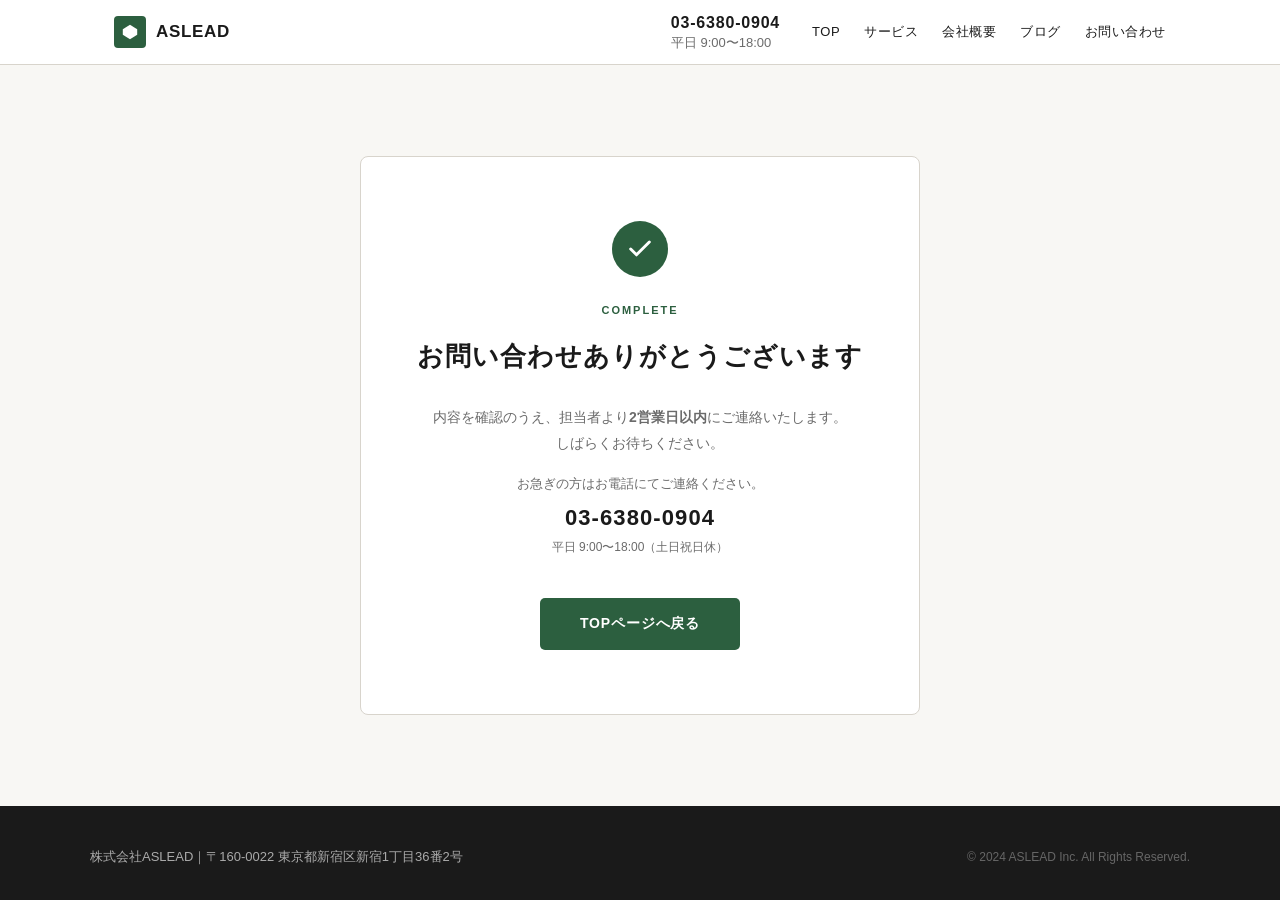
<file: contact/thanks/index.html>
<!DOCTYPE html>
<html lang="ja">
<head>
  <meta charset="UTF-8">
  <meta name="viewport" content="width=device-width, initial-scale=1.0">

  <title>お問い合わせ完了｜株式会社ASLEAD</title>
  <meta name="description" content="お問い合わせありがとうございます。2営業日以内に担当者よりご連絡いたします。">

  <!-- noindex：サンクスページは検索結果に表示しない -->
  <meta name="robots" content="noindex, nofollow">

  <!-- canonical -->
  <link rel="canonical" href="https://stone.aslead.me/contact/thanks/">

  <style>
    *, *::before, *::after { box-sizing: border-box; margin: 0; padding: 0; }

    :root {
      --color-bg: #f8f7f4;
      --color-text: #1a1a1a;
      --color-text-sub: #6b6b6b;
      --color-accent: #2c5f3f;
      --color-border: #d8d4cc;
      --color-white: #ffffff;
      --font-serif: 'Noto Serif JP', serif;
      --font-sans: 'Noto Sans JP', sans-serif;
      --max-width: 1100px;
    }

    body {
      font-family: var(--font-sans);
      background: var(--color-bg);
      color: var(--color-text);
      line-height: 1.7;
      font-size: 15px;
      min-height: 100vh;
      display: flex;
      flex-direction: column;
    }

    /* ===== Header ===== */
    header {
      background: var(--color-white);
      border-bottom: 1px solid var(--color-border);
    }

    .header-inner {
      max-width: var(--max-width);
      margin: 0 auto;
      padding: 0 24px;
      display: flex;
      align-items: center;
      justify-content: space-between;
      height: 64px;
    }

    .logo {
      display: flex;
      align-items: center;
      gap: 10px;
      text-decoration: none;
      color: var(--color-text);
      font-weight: 700;
      font-size: 17px;
      letter-spacing: 0.04em;
    }

    .logo-mark {
      width: 32px;
      height: 32px;
      background: var(--color-accent);
      border-radius: 4px;
      display: flex;
      align-items: center;
      justify-content: center;
    }

    .logo-mark svg { width: 18px; height: 18px; fill: #fff; }

    .header-right { display: flex; align-items: center; gap: 32px; }

    .header-tel {
      font-size: 13px;
      color: var(--color-text-sub);
      line-height: 1.4;
    }

    .header-tel strong {
      display: block;
      font-size: 16px;
      color: var(--color-text);
      letter-spacing: 0.05em;
    }

    nav { display: flex; gap: 24px; }

    nav a {
      text-decoration: none;
      color: var(--color-text);
      font-size: 13px;
      font-weight: 500;
      letter-spacing: 0.04em;
      transition: color 0.2s;
    }

    nav a:hover { color: var(--color-accent); }

    /* ===== Main ===== */
    main {
      flex: 1;
      display: flex;
      align-items: center;
      justify-content: center;
      padding: 80px 24px;
    }

    .thanks-box {
      background: var(--color-white);
      border: 1px solid var(--color-border);
      border-radius: 8px;
      padding: 64px 48px;
      text-align: center;
      max-width: 560px;
      width: 100%;
    }

    .thanks-icon {
      width: 56px;
      height: 56px;
      background: var(--color-accent);
      border-radius: 50%;
      display: flex;
      align-items: center;
      justify-content: center;
      margin: 0 auto 24px;
    }

    .thanks-icon svg {
      width: 28px;
      height: 28px;
      stroke: #fff;
      fill: none;
      stroke-width: 2.5;
      stroke-linecap: round;
      stroke-linejoin: round;
    }

    .thanks-label {
      font-size: 11px;
      letter-spacing: 0.18em;
      text-transform: uppercase;
      color: var(--color-accent);
      font-weight: 600;
      display: block;
      margin-bottom: 16px;
    }

    .thanks-title {
      font-family: var(--font-serif);
      font-size: clamp(20px, 3vw, 26px);
      font-weight: 600;
      letter-spacing: 0.04em;
      margin-bottom: 24px;
      color: var(--color-text);
    }

    .thanks-body {
      font-size: 14px;
      color: var(--color-text-sub);
      line-height: 1.9;
      margin-bottom: 16px;
    }

    .thanks-tel {
      font-size: 13px;
      color: var(--color-text-sub);
      margin-bottom: 40px;
    }

    .thanks-tel strong {
      display: block;
      font-size: 22px;
      color: var(--color-text);
      letter-spacing: 0.05em;
      margin-top: 4px;
    }

    .btn-back {
      display: inline-block;
      background: var(--color-accent);
      color: #fff;
      text-decoration: none;
      padding: 14px 40px;
      border-radius: 5px;
      font-size: 14px;
      font-weight: 700;
      letter-spacing: 0.06em;
      transition: background 0.2s, transform 0.1s;
    }

    .btn-back:hover {
      background: #234d32;
      transform: translateY(-1px);
    }

    /* ===== Footer ===== */
    footer {
      background: #1a1a1a;
      color: #aaa;
      padding: 40px 24px 32px;
    }

    .footer-inner {
      max-width: var(--max-width);
      margin: 0 auto;
      display: flex;
      justify-content: space-between;
      align-items: center;
      flex-wrap: wrap;
      gap: 16px;
    }

    .footer-copy { font-size: 12px; color: #666; }

    @media (max-width: 600px) {
      .thanks-box { padding: 40px 24px; }
      nav { display: none; }
      .header-tel { display: none; }
      .footer-inner { flex-direction: column; text-align: center; }
    }
  </style>
</head>
<body>

<!-- ===== Header ===== -->
<header>
  <div class="header-inner">
    <a href="https://stone.aslead.me/" class="logo">
      <span class="logo-mark">
        <svg viewBox="0 0 20 20" xmlns="http://www.w3.org/2000/svg">
          <polygon points="10,2 18,7 18,13 10,18 2,13 2,7"/>
        </svg>
      </span>
      ASLEAD
    </a>
    <div class="header-right">
      <div class="header-tel">
        <strong>03-6380-0904</strong>
        平日 9:00〜18:00
      </div>
      <nav>
        <a href="https://stone.aslead.me/">TOP</a>
        <a href="https://stone.aslead.me/#service">サービス</a>
        <a href="https://stone.aslead.me/about/">会社概要</a>
        <a href="https://stone.aslead.me/blog/">ブログ</a>
        <a href="https://stone.aslead.me/contact/">お問い合わせ</a>
      </nav>
    </div>
  </div>
</header>

<!-- ===== Main ===== -->
<main>
  <div class="thanks-box">

    <div class="thanks-icon">
      <svg viewBox="0 0 24 24">
        <polyline points="20 6 9 17 4 12"/>
      </svg>
    </div>

    <span class="thanks-label">Complete</span>

    <h1 class="thanks-title">お問い合わせありがとうございます</h1>

    <p class="thanks-body">
      内容を確認のうえ、担当者より<strong>2営業日以内</strong>にご連絡いたします。<br>
      しばらくお待ちください。
    </p>

    <div class="thanks-tel">
      お急ぎの方はお電話にてご連絡ください。
      <strong>03-6380-0904</strong>
      <span style="font-size:12px;">平日 9:00〜18:00（土日祝日休）</span>
    </div>

    <a href="/" class="btn-back">TOPページへ戻る</a>

  </div>
</main>

<!-- ===== Footer ===== -->
<footer>
  <div class="footer-inner">
    <p style="color:#aaa; font-size:13px;">株式会社ASLEAD｜〒160-0022 東京都新宿区新宿1丁目36番2号</p>
    <p class="footer-copy">© 2024 ASLEAD Inc. All Rights Reserved.</p>
  </div>
</footer>

</body>
</html>
</file>
<file: style.css>
/* ===================================================
   株式会社ASLEAD — 共通スタイル
   =================================================== */

@import url('https://fonts.googleapis.com/css2?family=Noto+Sans+JP:wght@400;500;700&family=Noto+Serif+JP:wght@400;700&family=DM+Serif+Display&display=swap');

/* ---------- リセット & 変数 ---------- */
*, *::before, *::after { box-sizing: border-box; margin: 0; padding: 0; }

:root {
  --white:       #ffffff;
  --bg:          #f8f7f5;
  --stone:       #e8e4de;
  --stone-dark:  #c9c2b8;
  --ink:         #1a1a1a;
  --ink-mid:     #444444;
  --ink-light:   #888888;
  --red:         #c0392b;
  --red-dark:    #9b2c1f;
  --serif:       'DM Serif Display', 'Noto Serif JP', serif;
  --sans:        'Noto Sans JP', sans-serif;
  --header-h:    72px;
}

html { scroll-behavior: smooth; }

body {
  font-family: var(--sans);
  background: var(--bg);
  color: var(--ink);
  line-height: 1.8;
  font-size: 15px;
}

img { max-width: 100%; display: block; }
a  { color: inherit; text-decoration: none; }

/* ---------- ユーティリティ ---------- */
.container {
  width: min(1080px, 92%);
  margin-inline: auto;
}

.section {
  padding: 80px 0;
}

.section-title {
  font-family: var(--serif);
  font-size: clamp(1.6rem, 3vw, 2.2rem);
  letter-spacing: .03em;
  margin-bottom: 8px;
  color: var(--ink);
}

.section-sub {
  font-size: .8rem;
  letter-spacing: .12em;
  text-transform: uppercase;
  color: var(--ink-light);
  margin-bottom: 40px;
}

.divider {
  width: 40px;
  height: 2px;
  background: var(--red);
  margin: 12px 0 40px;
}

/* ---------- ヘッダー ---------- */
.site-header {
  position: sticky;
  top: 0;
  z-index: 100;
  background: var(--white);
  border-bottom: 1px solid var(--stone);
  height: var(--header-h);
}

.site-header .container {
  display: flex;
  align-items: center;
  justify-content: space-between;
  height: 100%;
  gap: 16px;
}

.logo {
  display: flex;
  flex-direction: column;
  line-height: 1.2;
}

.logo-en {
  font-family: var(--serif);
  font-size: 1.25rem;
  letter-spacing: .06em;
  color: var(--ink);
}

.logo-ja {
  font-size: .65rem;
  color: var(--ink-light);
  letter-spacing: .08em;
}

.header-tel {
  font-weight: 700;
  font-size: .95rem;
  letter-spacing: .04em;
  white-space: nowrap;
  line-height: 1.3;
}

.header-tel span {
  display: block;
  font-size: .65rem;
  font-weight: 400;
  color: var(--ink-light);
  letter-spacing: .05em;
}

.header-nav {
  display: flex;
  align-items: center;
  gap: 28px;
}

.header-nav a {
  font-size: .8rem;
  letter-spacing: .08em;
  color: var(--ink-mid);
  transition: color .2s;
}

.header-nav a:hover { color: var(--ink); }

.btn-contact {
  display: inline-block;
  padding: 10px 22px;
  background: var(--red);
  color: var(--white) !important;
  font-size: .75rem;
  font-weight: 700;
  letter-spacing: .1em;
  border-radius: 2px;
  transition: background .2s, transform .15s;
  white-space: nowrap;
}

.btn-contact:hover {
  background: var(--red-dark);
  transform: translateY(-1px);
}

/* ---------- ハンバーガー ---------- */
.menu-toggle {
  display: none;
  flex-direction: column;
  gap: 5px;
  cursor: pointer;
  padding: 6px;
  background: none;
  border: none;
}

.menu-toggle span {
  display: block;
  width: 24px;
  height: 2px;
  background: var(--ink);
  transition: .3s;
}

/* ---------- フッター ---------- */
.site-footer {
  background: var(--ink);
  color: #aaa;
  padding: 48px 0 28px;
  font-size: .78rem;
}

.footer-inner {
  display: grid;
  grid-template-columns: 1fr 1fr;
  gap: 32px;
  margin-bottom: 36px;
}

.footer-logo {
  font-family: var(--serif);
  font-size: 1.2rem;
  color: var(--white);
  margin-bottom: 8px;
}

.footer-links {
  display: flex;
  flex-direction: column;
  gap: 8px;
  align-items: flex-end;
}

.footer-links a {
  color: #aaa;
  transition: color .2s;
}

.footer-links a:hover { color: var(--white); }

.footer-copy {
  border-top: 1px solid #333;
  padding-top: 20px;
  text-align: center;
  color: #555;
  font-size: .72rem;
  letter-spacing: .06em;
}

/* ---------- ボタン共通 ---------- */
.btn {
  display: inline-block;
  padding: 14px 36px;
  font-size: .8rem;
  font-weight: 700;
  letter-spacing: .1em;
  border-radius: 2px;
  transition: .2s;
}

.btn-primary {
  background: var(--red);
  color: var(--white);
}

.btn-primary:hover {
  background: var(--red-dark);
  transform: translateY(-2px);
}

.btn-outline {
  border: 1.5px solid var(--ink);
  color: var(--ink);
}

.btn-outline:hover {
  background: var(--ink);
  color: var(--white);
}

/* ---------- ページバナー（下層ページ用） ---------- */
.page-banner {
  background: var(--stone);
  border-bottom: 1px solid var(--stone-dark);
  padding: 52px 0 40px;
}

.page-banner h1 {
  font-family: var(--serif);
  font-size: clamp(1.8rem, 4vw, 2.6rem);
  letter-spacing: .04em;
  margin-bottom: 4px;
}

.page-banner .page-sub {
  font-size: .75rem;
  letter-spacing: .12em;
  text-transform: uppercase;
  color: var(--ink-light);
}

/* ---------- パンくず ---------- */
.breadcrumb {
  font-size: .72rem;
  color: var(--ink-light);
  letter-spacing: .04em;
  padding: 14px 0;
  border-bottom: 1px solid var(--stone);
  background: var(--white);
}

.breadcrumb a { color: var(--ink-light); }
.breadcrumb a:hover { color: var(--ink); }
.breadcrumb span { margin: 0 6px; }

/* ---------- フォーム ---------- */
.form-group {
  margin-bottom: 24px;
}

.form-group label {
  display: block;
  font-size: .8rem;
  font-weight: 700;
  letter-spacing: .06em;
  margin-bottom: 8px;
  color: var(--ink);
}

.form-group label .required {
  color: var(--red);
  margin-left: 4px;
  font-size: .7rem;
}

.form-group input,
.form-group select,
.form-group textarea {
  width: 100%;
  padding: 12px 16px;
  border: 1.5px solid var(--stone-dark);
  border-radius: 2px;
  font-family: var(--sans);
  font-size: .9rem;
  color: var(--ink);
  background: var(--white);
  transition: border-color .2s;
}

.form-group input:focus,
.form-group select:focus,
.form-group textarea:focus {
  outline: none;
  border-color: var(--ink);
}

.form-group textarea { min-height: 160px; resize: vertical; }

/* ---------- レスポンシブ ---------- */
@media (max-width: 768px) {
  .header-tel { display: none; }

  .menu-toggle { display: flex; }

  .header-nav {
    display: none;
    position: absolute;
    top: var(--header-h);
    left: 0; right: 0;
    background: var(--white);
    border-top: 1px solid var(--stone);
    border-bottom: 1px solid var(--stone);
    flex-direction: column;
    align-items: flex-start;
    padding: 20px 24px;
    gap: 16px;
    box-shadow: 0 4px 12px rgba(0,0,0,.06);
  }

  .header-nav.open { display: flex; }

  .header-nav a { font-size: .9rem; }

  .footer-inner { grid-template-columns: 1fr; }
  .footer-links { align-items: flex-start; }

  .section { padding: 56px 0; }
}
</file>
